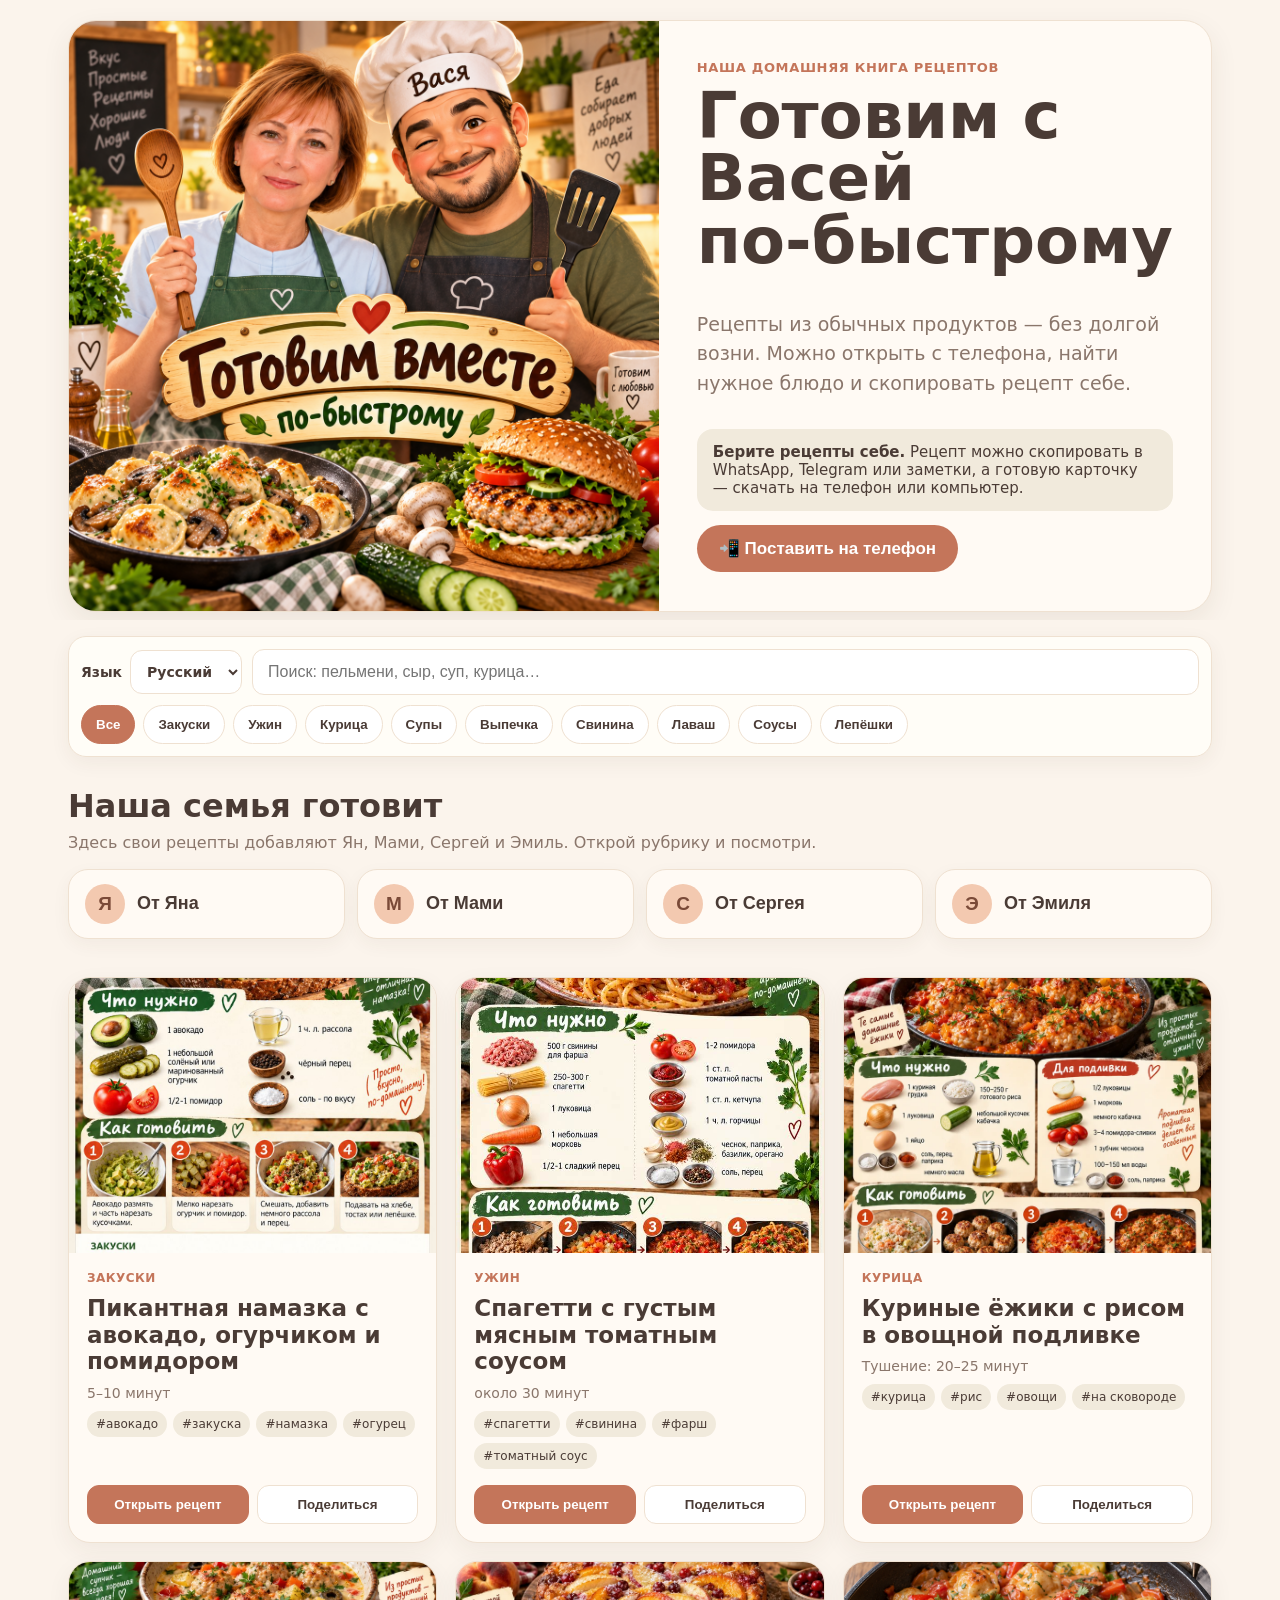
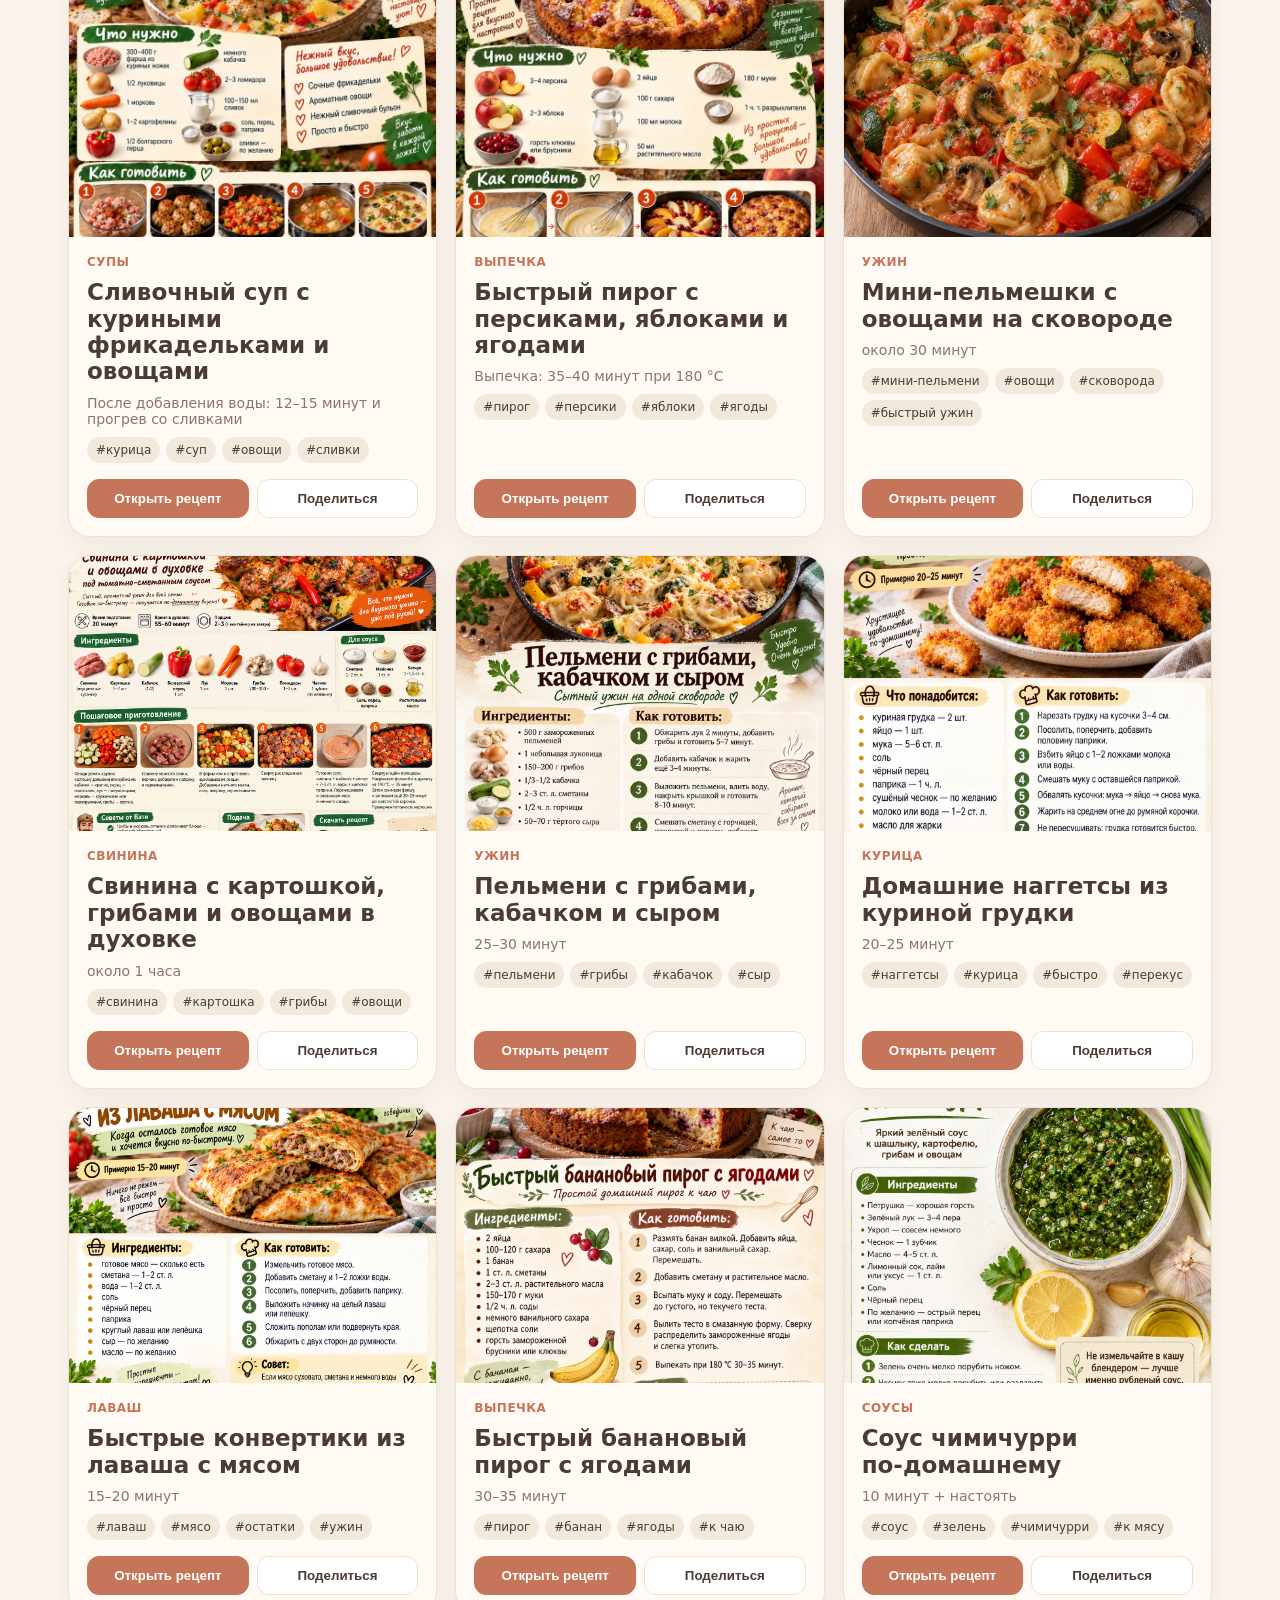
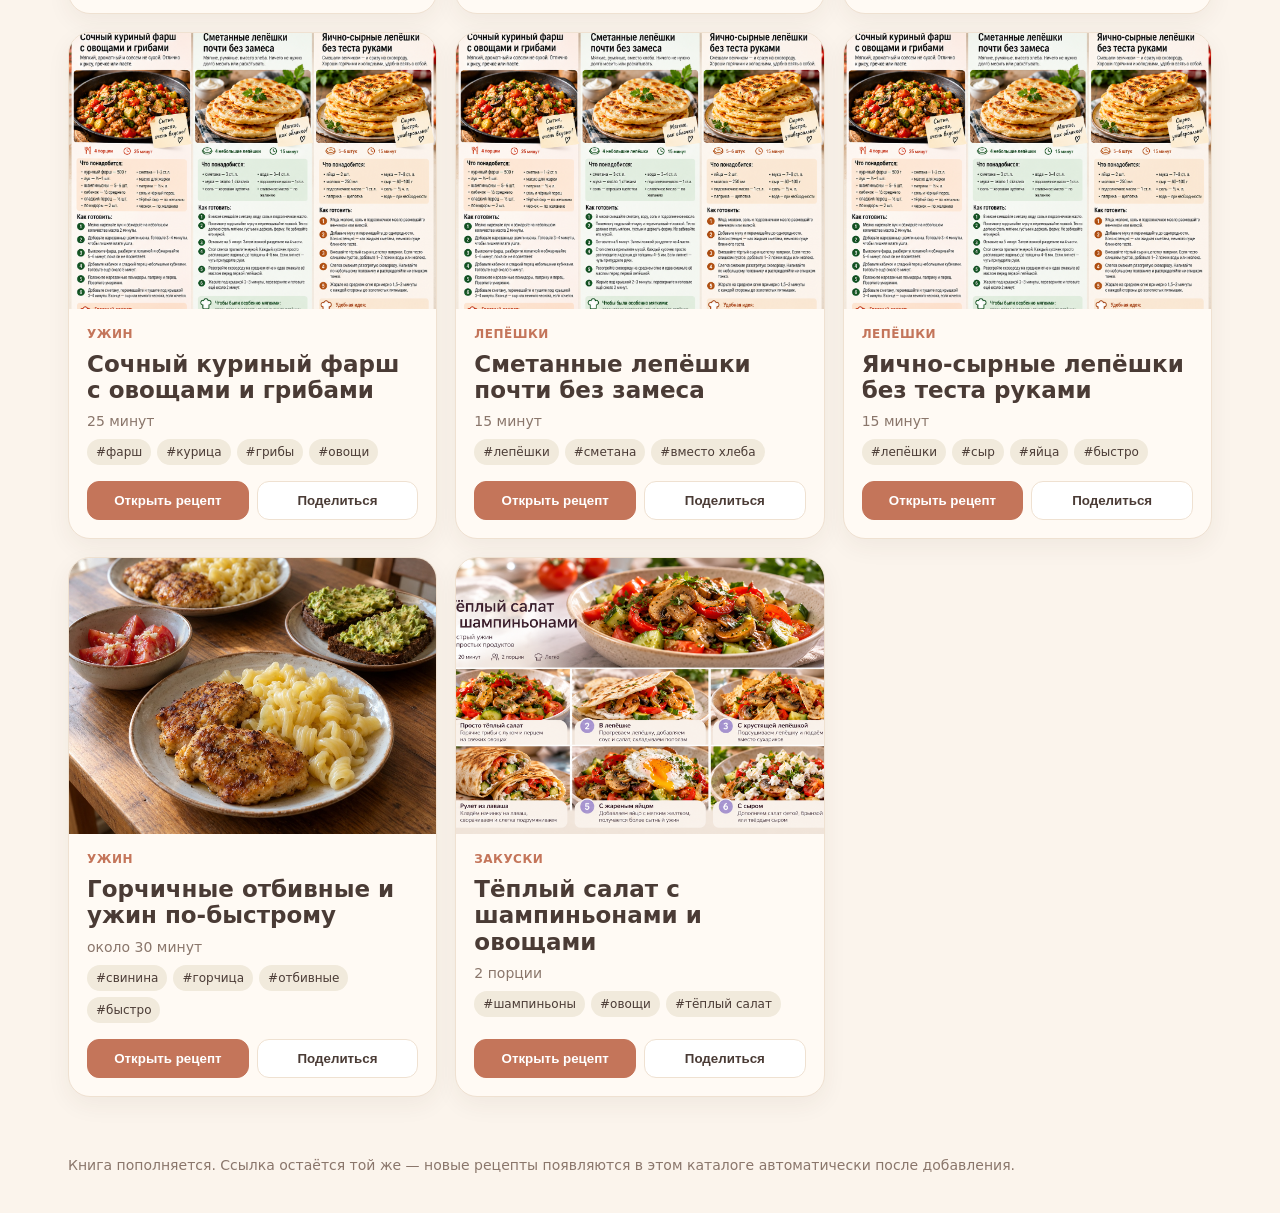
<file: index.html>
<!doctype html>
<html lang="ru">
<head>
<meta charset="utf-8">

<meta name="viewport" content="width=device-width,initial-scale=1">
<title>Готовим с Васей по‑быстрому</title>
<meta name="description" content="Простые домашние рецепты Люды и Васи: быстро, понятно и из обычных продуктов.">
<link rel="manifest" href="manifest.webmanifest">
<meta name="theme-color" content="#f3c9b0">
<meta name="mobile-web-app-capable" content="yes">
<meta name="apple-mobile-web-app-capable" content="yes">
<meta name="apple-mobile-web-app-title" content="Готовим с Васей">
<link rel="apple-touch-icon" href="icons/apple-touch-icon.png">
<link rel="icon" type="image/png" href="icons/icon-192.png">
<link rel="stylesheet" href="extras.css?v=8">
<link rel="stylesheet" href="rubrics.css?v=5">
<style>
:root{--bg:#fbf4ec;--card:#fffaf4;--ink:#4a3b35;--muted:#8a766b;--green:#c4755a;--gold:#f0d08a;--line:#efe1d1}
*{box-sizing:border-box} body{margin:0;font-family:system-ui,-apple-system,Segoe UI,Roboto,Arial,sans-serif;background:var(--bg);color:var(--ink)}
.hero{max-width:1180px;margin:0 auto;padding:20px 18px 8px}
.heroCard{background:var(--card);border:1px solid var(--line);border-radius:28px;overflow:hidden;box-shadow:0 10px 28px rgba(70,50,30,.08)}
.heroGrid{display:grid;grid-template-columns:1.05fr .95fr;align-items:stretch}
.heroImg{width:100%;height:100%;min-height:390px;object-fit:cover}
.heroText{padding:38px;display:flex;flex-direction:column;justify-content:center}
.kicker{font-weight:800;color:var(--green);letter-spacing:.05em;text-transform:uppercase;font-size:13px}
h1{font-size:clamp(34px,5vw,64px);line-height:.98;margin:10px 0 18px}
.heroText p{font-size:19px;line-height:1.55;color:var(--muted);max-width:650px}
.note{background:#f1eadc;border-radius:16px;padding:14px 16px;margin-top:12px;font-size:15px}
.toolbar{max-width:1180px;margin:0 auto;padding:16px 18px;position:sticky;top:0;z-index:5;background:linear-gradient(var(--bg) 80%,rgba(247,241,229,0))}
.controls{background:rgba(255,253,248,.96);border:1px solid var(--line);border-radius:18px;padding:12px;display:flex;gap:10px;flex-wrap:wrap;box-shadow:0 6px 20px rgba(70,50,30,.06)}
input{flex:1;min-width:220px;padding:13px 15px;border:1px solid var(--line);border-radius:12px;font-size:16px;background:#fff}
button,.chip{border:1px solid var(--line);background:#fff;padding:11px 14px;border-radius:999px;cursor:pointer;font-weight:700;color:var(--ink)}
.chip.active{background:var(--green);color:#fff;border-color:var(--green)}
main{max-width:1180px;margin:0 auto;padding:0 18px 60px}
.grid{display:grid;grid-template-columns:repeat(3,1fr);gap:18px}
.card{background:var(--card);border:1px solid var(--line);border-radius:22px;overflow:hidden;box-shadow:0 8px 24px rgba(70,50,30,.06);display:flex;flex-direction:column}
.card img{width:100%;aspect-ratio:4/3;object-fit:cover}
.cardBody{padding:18px;display:flex;flex-direction:column;gap:10px;flex:1}
.badge{font-size:12px;font-weight:800;color:var(--green);text-transform:uppercase;letter-spacing:.04em}
.card h2{font-size:23px;line-height:1.15;margin:0}.meta{color:var(--muted);font-size:14px}
.tags{display:flex;gap:6px;flex-wrap:wrap}.tag{font-size:12px;background:#f1eadc;border-radius:999px;padding:6px 9px}
.actions{display:flex;gap:8px;margin-top:auto;padding-top:6px}
.actions button{border-radius:12px;flex:1}.primary{background:var(--green);color:#fff;border-color:var(--green)}
.modal{position:fixed;inset:0;background:rgba(34,26,20,.58);display:none;align-items:center;justify-content:center;padding:18px;z-index:20}
.modal.open{display:flex}.modalBox{background:var(--card);max-width:820px;width:100%;max-height:92vh;overflow:auto;border-radius:24px;border:1px solid var(--line)}
.modalImg{width:100%;max-height:360px;object-fit:cover}.modalBody{padding:22px 24px 28px}
.close{float:right}.cols{display:grid;grid-template-columns:.9fr 1.1fr;gap:24px}.cols h3{margin-bottom:8px}li{margin:7px 0;line-height:1.45}
.recipeDesc{font-size:16px;line-height:1.55;color:var(--muted);margin:10px 0 18px}.modalActions{display:grid;grid-template-columns:repeat(3,1fr);gap:10px;margin-top:16px}.copyBig,.shareBig,.downloadBig{width:100%;margin-top:0;border-radius:14px}.copyBig{background:var(--green);color:#fff;border-color:var(--green)}.shareBig{background:#fff;color:var(--ink);border-color:var(--green)}.downloadBig{background:#fff7e8;color:var(--ink);border-color:var(--gold)}
.footer{max-width:1180px;margin:0 auto;padding:0 18px 40px;color:var(--muted);font-size:14px}
.empty{padding:40px;text-align:center;color:var(--muted);grid-column:1/-1}
@media(max-width:900px){.heroGrid{grid-template-columns:1fr}.heroImg{min-height:0;max-height:520px}.grid{grid-template-columns:repeat(2,1fr)}.cols{grid-template-columns:1fr}}
@media(max-width:600px){.modalActions{grid-template-columns:1fr}.hero{padding:10px 10px 0}.heroText{padding:24px}.heroText p{font-size:17px}.toolbar,main{padding-left:10px;padding-right:10px}.grid{grid-template-columns:1fr}.card h2{font-size:22px}.modal{padding:8px}.modalBody{padding:18px}}

.languageControl{display:flex;align-items:center;gap:8px;font-size:14px;font-weight:700}.languageControl select{border:1px solid var(--line);border-radius:12px;background:#fff;padding:12px;color:var(--ink);font:inherit}#translationNotice:empty{display:none}.modalActions{grid-template-columns:repeat(2,minmax(0,1fr))}@media(max-width:600px){.languageControl{width:100%;justify-content:flex-end}input{min-width:0;width:100%}.modalActions{grid-template-columns:1fr}.actions button{min-width:0}.controls{overflow-wrap:anywhere}}
.servingChoices{display:flex;flex-wrap:wrap;gap:8px}.servingChoices button{min-height:44px;text-align:left;white-space:normal}.servingDescription{line-height:1.55}.servingBlock{margin:18px 0}.servingBlock[hidden]{display:none}</style>
</head>
<body>
<section class="hero"><div class="heroCard"><div class="heroGrid">
<img class="heroImg" src="assets/cover.png" alt="Готовим вместе по-быстрому">
<div class="heroText"><div class="kicker">Наша домашняя книга рецептов</div>
<h1>Готовим с Васей по‑быстрому</h1>
<p>Рецепты из обычных продуктов — без долгой возни. Можно открыть с телефона, найти нужное блюдо и скопировать рецепт себе.</p>
<div class="note"><b>Берите рецепты себе.</b> Рецепт можно скопировать в WhatsApp, Telegram или заметки, а готовую карточку — скачать на телефон или компьютер.</div>
</div></div></div></section>

<div class="toolbar"><div class="controls">
<label class="languageControl"><span id="languageLabel">Язык</span><select id="languageSelect"><option value="ru" lang="ru">Русский</option><option value="en" lang="en">English</option><option value="fr" lang="fr">Français</option></select></label>
<input id="search" placeholder="Найти: пельмени, фарш, соус, лаваш…">
<div id="chips" style="display:flex;gap:8px;flex-wrap:wrap"></div>
</div></div>

<main><div id="grid" class="grid"></div></main>
<div class="footer">Книга пополняется. Ссылка остаётся той же — новые рецепты появляются в этом каталоге автоматически после добавления.</div>

<div id="modal" class="modal"><div class="modalBox">
<img id="mImg" class="modalImg" alt="">
<div class="modalBody"><button class="close" id="closeBtn">Закрыть</button>
<div class="badge" id="mCat"></div><h2 id="mTitle"></h2><div class="meta" id="mTime"></div><p class="recipeDesc" id="mDesc"></p>
<div class="cols"><div><h3 id="ingredientsTitle">Что понадобится</h3><ul id="mIng"></ul></div><div><h3 id="stepsTitle">Как готовить</h3><ol id="mSteps"></ol></div></div>
<section id="mServing" class="servingBlock" hidden aria-labelledby="servingTitle"><h3 id="servingTitle"></h3><div id="servingChoices" class="servingChoices" role="group" aria-labelledby="servingTitle"></div><p id="servingDescription" class="servingDescription" aria-live="polite"></p></section>
<p id="translationNotice" role="status"></p><div class="note" id="mTip"></div><div class="modalActions"><button class="copyBig" id="copyBtn">Скопировать рецепт</button><button class="shareBig" id="shareBtn">Поделиться</button><button class="downloadBig" id="downloadBtn">Скачать рецепт (.txt)</button><button class="downloadBig" id="originalBtn" style="display:none">Карточка на русском</button></div>
</div></div></div>

<script src="app.js?v=20261018-1"></script>
<script src="extras.js?v=4"></script>
<script src="rubrics.js?v=6"></script>
</body></html>
</file>
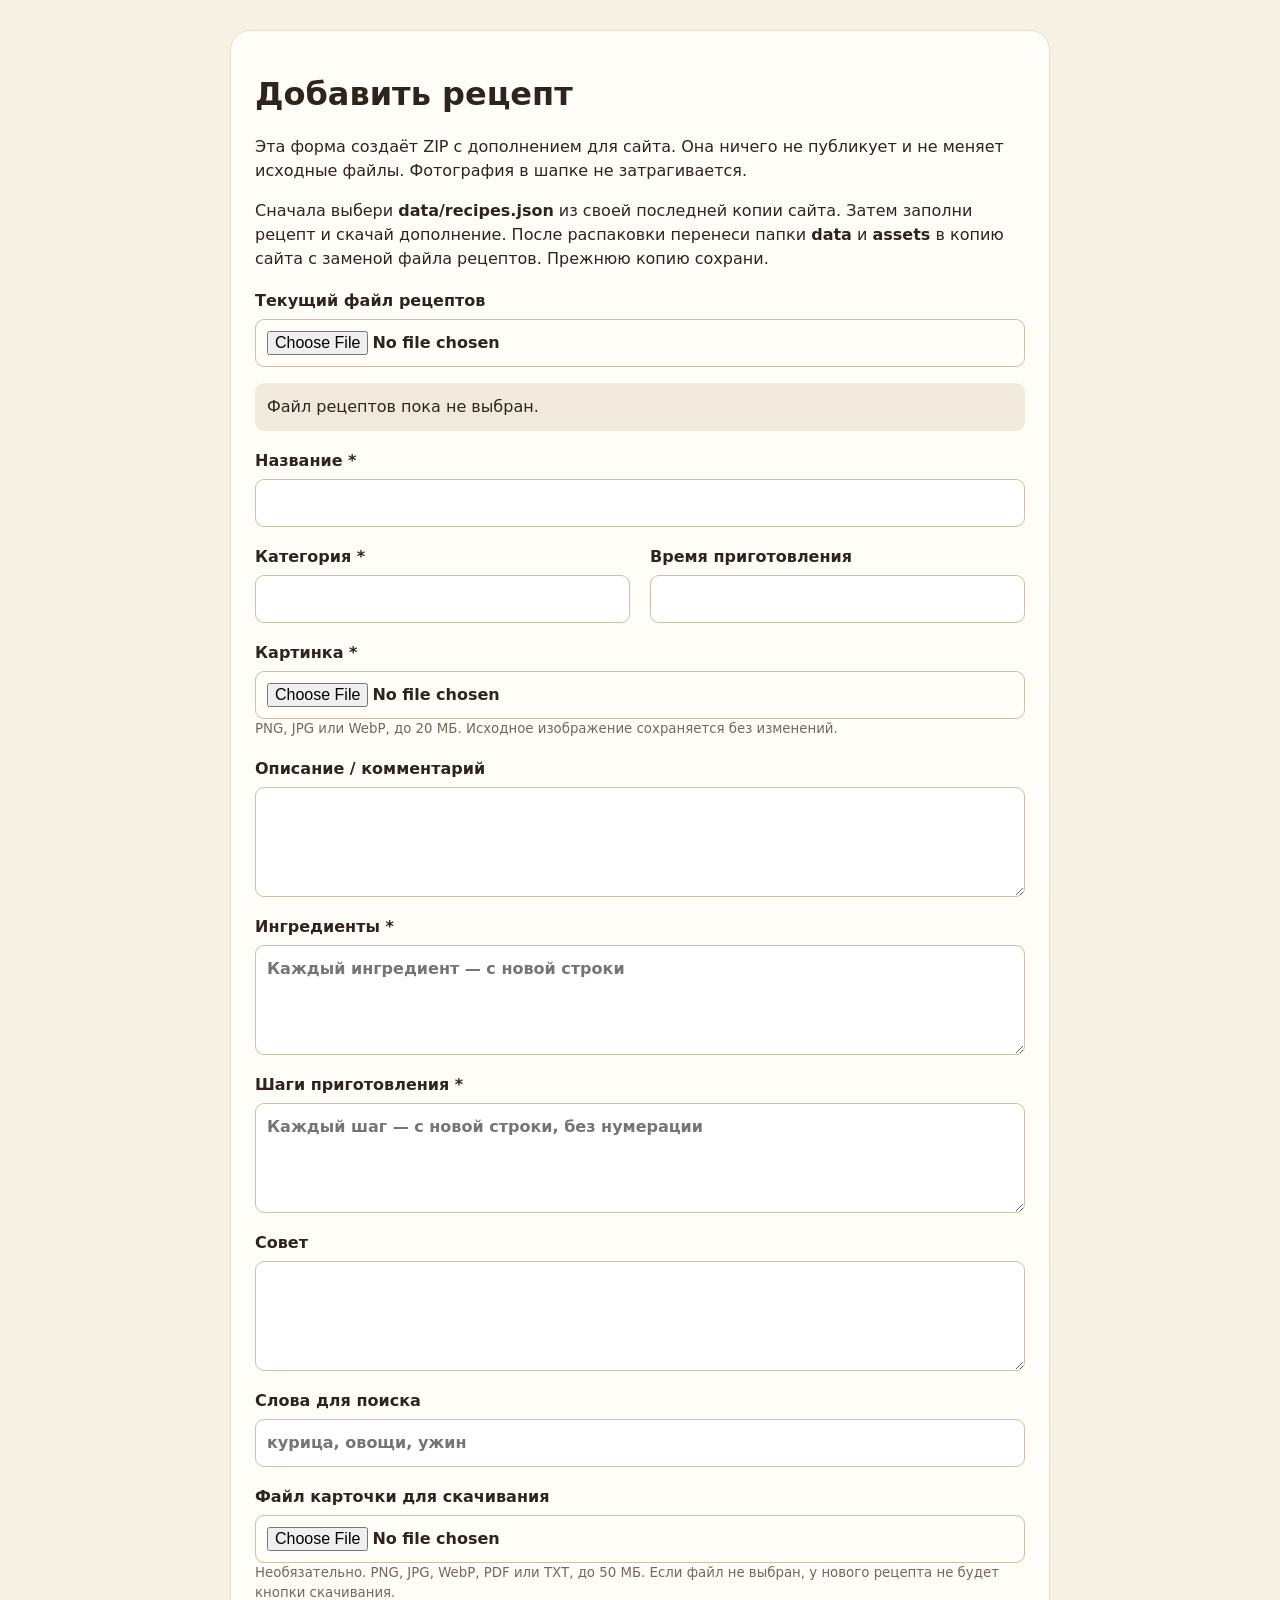
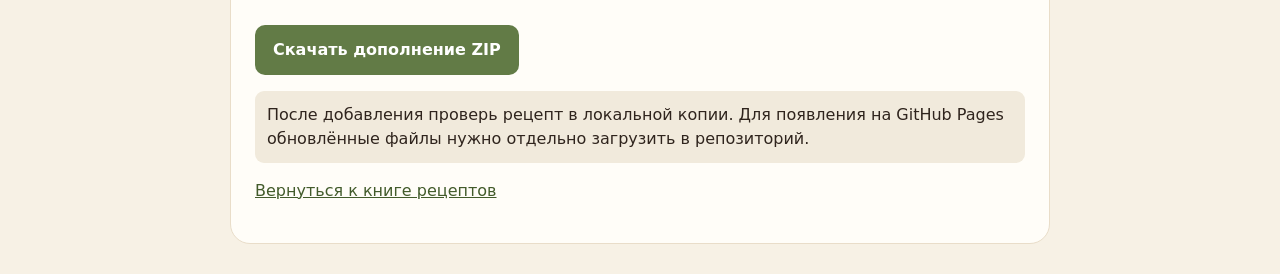
<file: tools/recipe-editor.html>
<!doctype html>
<html lang="ru"><meta charset="utf-8"><meta name="viewport" content="width=device-width,initial-scale=1">
<title>Добавить рецепт — Готовим с Васей</title>
<style>
*{box-sizing:border-box}body{margin:0;background:#f7f1e5;color:#2f241d;font:16px/1.5 system-ui,sans-serif}main{max-width:820px;margin:30px auto;padding:24px;background:#fffdf8;border:1px solid #e9ddc9;border-radius:20px}h1{line-height:1.15}label{display:block;font-weight:650;margin-top:18px}input,textarea{display:block;width:100%;padding:11px;margin-top:6px;font:inherit;border:1px solid #cdbfa8;border-radius:9px}textarea{min-height:110px}button{padding:13px 18px;border:0;border-radius:10px;background:#627b46;color:white;font:inherit;font-weight:700;cursor:pointer;margin-top:22px}small{font-weight:400;display:block;color:#75675d}.status{padding:12px;background:#f1eadc;border-radius:9px;overflow-wrap:anywhere}.row{display:grid;grid-template-columns:1fr 1fr;gap:20px}@media(max-width:600px){main{margin:10px;padding:18px}.row{grid-template-columns:1fr;gap:0}}a{color:#425b2b}
</style>
<main><h1>Добавить рецепт</h1>
<p>Эта форма создаёт ZIP с дополнением для сайта. Она ничего не публикует и не меняет исходные файлы. Фотография в шапке не затрагивается.</p>
<p>Сначала выбери <b>data/recipes.json</b> из своей последней копии сайта. Затем заполни рецепт и скачай дополнение. После распаковки перенеси папки <b>data</b> и <b>assets</b> в копию сайта с заменой файла рецептов. Прежнюю копию сохрани.</p>
<label>Текущий файл рецептов<input id="catalog" type="file" accept=".json,application/json" required></label>
<p id="status" class="status" role="status">Файл рецептов пока не выбран.</p>
<form id="form">
<label>Название *<input id="title" required maxlength="200"></label>
<div class="row"><label>Категория *<input id="category" list="categories" required maxlength="100"><datalist id="categories"></datalist></label><label>Время приготовления<input id="time" maxlength="200"></label></div>
<label>Картинка *<input id="image" type="file" accept="image/png,image/jpeg,image/webp" required><small>PNG, JPG или WebP, до 20 МБ. Исходное изображение сохраняется без изменений.</small></label>
<label>Описание / комментарий<textarea id="description"></textarea></label>
<label>Ингредиенты *<textarea id="ingredients" required placeholder="Каждый ингредиент — с новой строки"></textarea></label>
<label>Шаги приготовления *<textarea id="steps" required placeholder="Каждый шаг — с новой строки, без нумерации"></textarea></label>
<label>Совет<textarea id="tip"></textarea></label>
<label>Слова для поиска<input id="tags" placeholder="курица, овощи, ужин"></label>
<label>Файл карточки для скачивания<input id="download" type="file" accept=".png,.jpg,.jpeg,.webp,.pdf,.txt"><small>Необязательно. PNG, JPG, WebP, PDF или TXT, до 50 МБ. Если файл не выбран, у нового рецепта не будет кнопки скачивания.</small></label>
<button id="export" type="submit">Скачать дополнение ZIP</button>
</form>
<p id="result" class="status" role="status">После добавления проверь рецепт в локальной копии. Для появления на GitHub Pages обновлённые файлы нужно отдельно загрузить в репозиторий.</p>
<p><a href="../index.html">Вернуться к книге рецептов</a></p></main>
<script>
'use strict';
const $=id=>document.getElementById(id);let catalog=null,pendingAssets=[];
const lines=id=>$(id).value.split(/\r?\n/).map(s=>s.trim()).filter(Boolean);
function validateCatalog(data){
 if(!Array.isArray(data)||data.some(r=>!r||typeof r.id!=='string'||typeof r.title!=='string'||!Array.isArray(r.ingredients)||!Array.isArray(r.steps)))throw Error('Это не файл рецептов данного сайта.');
 if(new Set(data.map(r=>r.id)).size!==data.length)throw Error('В файле есть повторяющиеся идентификаторы.');
 return data;
}
$('catalog').addEventListener('change',async()=>{
 catalog=null;pendingAssets=[];$('categories').replaceChildren();
 try{const f=$('catalog').files[0];if(!f)throw Error('Выбери data/recipes.json.');if(f.size>5*1024*1024)throw Error('Файл данных слишком большой.');catalog=validateCatalog(JSON.parse(await f.text()));
  $('status').textContent=`Загружено рецептов: ${catalog.length}. Они будут сохранены в дополнении.`;
  for(const name of new Set(catalog.map(r=>r.category).filter(Boolean))){const o=document.createElement('option');o.value=name;$('categories').append(o)}
 }catch(e){$('status').textContent=e.message}
});
// Standard ZIP, method 0 (stored): no network, libraries or image conversion.
const encoder=new TextEncoder();
function crc32(bytes){let c=0xffffffff;for(const b of bytes){c^=b;for(let n=0;n<8;n++)c=(c>>>1)^((c&1)?0xedb88320:0)}return (c^0xffffffff)>>>0}
function header(size){const b=new Uint8Array(size);return {b,v:new DataView(b.buffer)}}
function zip(entries){const parts=[],central=[];let offset=0,centralSize=0;
 for(const [name,data] of entries){const n=encoder.encode(name),crc=crc32(data),h=header(30);h.v.setUint32(0,0x04034b50,true);h.v.setUint16(4,20,true);h.v.setUint16(6,0x800,true);h.v.setUint16(12,33,true);h.v.setUint32(14,crc,true);h.v.setUint32(18,data.length,true);h.v.setUint32(22,data.length,true);h.v.setUint16(26,n.length,true);parts.push(h.b,n,data);
  const c=header(46);c.v.setUint32(0,0x02014b50,true);c.v.setUint16(4,20,true);c.v.setUint16(6,20,true);c.v.setUint16(8,0x800,true);c.v.setUint16(14,33,true);c.v.setUint32(16,crc,true);c.v.setUint32(20,data.length,true);c.v.setUint32(24,data.length,true);c.v.setUint16(28,n.length,true);c.v.setUint32(42,offset,true);central.push(c.b,n);centralSize+=46+n.length;offset+=30+n.length+data.length;
 }
 const e=header(22);e.v.setUint32(0,0x06054b50,true);e.v.setUint16(8,entries.length,true);e.v.setUint16(10,entries.length,true);e.v.setUint32(12,centralSize,true);e.v.setUint32(16,offset,true);return new Blob([...parts,...central,e.b],{type:'application/zip'});
}
function extension(file,allowed,max){const ext=file.name.split('.').pop().toLowerCase();if(!allowed.includes(ext))throw Error('Недопустимый тип файла: '+file.name);if(!file.size||file.size>max*1024*1024)throw Error('Проверь размер файла: '+file.name);return ext}
$('form').addEventListener('submit',async e=>{e.preventDefault();$('export').disabled=true;
 try{
  if(!catalog)throw Error('Сначала выбери текущий data/recipes.json.');
  const ingredients=lines('ingredients'),steps=lines('steps');if(!ingredients.length||!steps.length||!$('title').value.trim()||!$('category').value.trim())throw Error('Заполни название, категорию, ингредиенты и шаги.');
  const img=$('image').files[0];if(!img)throw Error('Выбери картинку.');
  const id='recipe-'+Date.now().toString(36)+'-'+crypto.getRandomValues(new Uint32Array(1))[0].toString(36);
  const imagePath='assets/recipes/'+id+'.'+extension(img,['png','jpg','jpeg','webp'],20);
  const r={id,title:$('title').value.trim(),category:$('category').value.trim(),time:$('time').value.trim(),image:imagePath,description:$('description').value.trim(),tags:$('tags').value.split(',').map(s=>s.trim()).filter(Boolean),ingredients,steps,tip:$('tip').value.trim()};
  const entries=[[imagePath,new Uint8Array(await img.arrayBuffer())]];
  const card=$('download').files[0];if(card){r.download='assets/cards/'+id+'.'+extension(card,['png','jpg','jpeg','webp','pdf','txt'],50);r.downloadName=card.name;entries.push([r.download,new Uint8Array(await card.arrayBuffer())])}
  const updated=[r,...catalog],allAssets=[...pendingAssets,...entries];
  const blob=zip([['data/recipes.json',encoder.encode(JSON.stringify(updated,null,2)+'\n')],...allAssets]),url=URL.createObjectURL(blob),a=document.createElement('a');a.href=url;a.download=id+'-update.zip';document.body.append(a);a.click();a.remove();setTimeout(()=>URL.revokeObjectURL(url),60000);
  catalog=updated;pendingAssets=allAssets;$('status').textContent=`В текущем наборе теперь ${catalog.length} рецептов. Можно добавить следующий: последний ZIP будет включать все рецепты и новые картинки, добавленные за этот сеанс.`;
  $('result').textContent='Дополнение подготовлено. Распакуй ZIP и перенеси data и assets в копию сайта. Старый data/recipes.json сначала сохрани. Ничего не опубликовано.';
  $('form').reset();
 }catch(err){$('result').textContent=err.message}finally{$('export').disabled=false}
});
</script></html>
</file>
<file: extras.css>
/* Надстройка над базовым сайтом: бегунки, кнопка установки, мягкие тона */
.kicker,.badge{color:#b0644a}
.card,.heroCard,.modalBox,.controls{box-shadow:0 8px 24px rgba(120,80,50,.07)}
.tag,.note{background:#f6e9da}

.sliderBox{background:var(--card);border:1px solid var(--line);border-radius:18px;padding:12px 16px 8px;flex:1 1 100%}
.sliderBox label{display:flex;justify-content:space-between;gap:12px;font-weight:700;font-size:15px}
.sliderBox label em{font-style:normal;color:#b0644a;text-align:right}
.sliderBox input[type=range]{width:100%;min-width:0;padding:0;height:36px;border:0;background:none;accent-color:#c4755a;cursor:pointer}
.sliderHint{margin:0 0 6px;color:var(--muted);font-size:13px}

.scaleBox{margin:16px 0 8px}

/* Панель поиска не должна занимать экран: прилипает только на высоких широких экранах */
.toolbar{position:static!important}
@media(max-width:600px){
  .sliderBox{padding:10px 14px 4px}
  .sliderHint{font-size:12px}
  .controls{gap:8px}

  /* компактная шапка: рецепты должны быть видны сразу */
  .hero{padding:8px 10px 0}
  .heroImg{max-height:140px!important;min-height:0!important}
  .heroText{padding:14px 18px 16px}
  .heroText h1{font-size:28px;margin:4px 0 6px}
  .heroText p,.heroText .note{display:none}
  .toolbar{padding-top:8px;padding-bottom:8px}
  #chips{flex-wrap:nowrap!important;overflow-x:auto;width:100%;padding-bottom:4px;-webkit-overflow-scrolling:touch}
  #chips .chip{flex:none;white-space:nowrap}
  .languageControl{width:auto!important;flex:none!important}
  .languageControl span{display:none}
  .controls input{flex:1 1 140px!important;min-width:0!important;width:auto!important}
  #ingFilter{display:none}
  .controls.openFilter #ingFilter{display:block}
  .installBtn{margin-top:8px;padding:10px 18px;font-size:15px}
}
.filterToggle{display:none;width:100%;border:1px solid var(--line);background:#fff;border-radius:14px;padding:10px 14px;font-size:15px;font-weight:700;color:var(--ink);cursor:pointer;text-align:left}
@media(max-width:600px){.filterToggle{display:block}}

/* когда приложение открыто с иконки: сразу к рецептам, без большой обложки */
@media (display-mode: standalone){
  .heroImg,.heroText p,.heroText .note{display:none!important}
  .heroGrid{grid-template-columns:1fr!important}
  .heroText{padding:16px 18px}
  .heroText h1{font-size:28px;margin:4px 0 0}
}

.installBtn{margin-top:14px;align-self:flex-start;background:#c4755a;color:#fff;border:0;border-radius:999px;padding:13px 22px;font-size:17px;font-weight:700;cursor:pointer}
.installBtn:hover{background:#b0644a}
.installHelp{margin-top:10px;background:#fff;border:1px solid var(--line);border-radius:14px;padding:12px 14px;font-size:15px;line-height:1.5;display:none}
.installHelp.open{display:block}

/* кнопка "К рецептам": сверху полосой, которая не уезжает при прокрутке, и ещё раз внизу */
.modalBox{position:relative}
.backBar{position:sticky;top:0;z-index:5;background:var(--card);padding:10px 14px;border-bottom:1px solid var(--line)}
.backBtn{display:block;width:100%;border:0;border-radius:999px;background:#c4755a;color:#fff;font-size:18px;font-weight:700;padding:13px 18px;cursor:pointer}
.backBtn:hover{background:#b0644a}
.backBottom{margin-top:16px}
.modalBody .close{display:none}
</file>
<file: rubrics.css>
/* Рубрики "Рецепты от них": мягкие тона, без резких контрастов */
.rubrics{max-width:1180px;margin:0 auto;padding:6px 18px 22px}
.rubTitle{font-size:clamp(24px,3.4vw,32px);margin:8px 0 6px}
.rubIntro{color:var(--muted);margin:0 0 14px;line-height:1.5}
.rubTiles{display:grid;grid-template-columns:repeat(auto-fit,minmax(210px,1fr));gap:12px}
.rubTile{display:flex;align-items:center;gap:12px;background:var(--card);border:1px solid var(--line);border-radius:20px;padding:14px 16px;font-size:18px;text-align:left;box-shadow:0 6px 18px rgba(70,50,30,.05);min-height:64px}
.rubTile.active{background:#f8e3d5;border-color:var(--green)}
.rubLetter{flex:none;width:40px;height:40px;border-radius:50%;background:#f3c9b0;color:#7a4a38;display:flex;align-items:center;justify-content:center;font-weight:800;font-size:19px}
.rubBody{margin-top:16px}
.rubHead{display:flex;align-items:center;justify-content:space-between;gap:12px;flex-wrap:wrap;margin-bottom:14px}
.rubHead h3{margin:0;font-size:22px}
.rubAdd{border-radius:14px;min-height:46px}
.rubNote{background:#f1eadc;border-radius:16px;padding:16px;color:var(--muted)}
.rubDel{display:block;width:100%;margin-top:12px;border-radius:14px;background:#fff;color:#8a5a48;border-color:var(--line)}
.rubDel[hidden]{display:none}
#addModal .modalBox{max-width:620px}
#addModal h2{margin:0 0 6px}
#addModal input,#addModal textarea,#addModal select{display:block;width:100%;min-width:0;flex:none;font:inherit;font-size:16px;padding:12px 14px;border:1px solid var(--line);border-radius:12px;background:#fff;color:var(--ink)}
#addModal textarea{resize:vertical;line-height:1.45}
.fLabel{display:block;font-weight:700;margin:16px 0 4px}
.fHint{color:var(--muted);font-size:14px;line-height:1.45;margin:0 0 6px}
.micRow{margin-top:6px}
.micBtn{border-radius:12px;min-height:44px;background:#fff7e8;border-color:var(--gold)}
.fMsg{min-height:24px;margin:14px 0 4px;font-weight:700}
.fMsg.good{color:#6b7a4a}
.fMsg.bad{color:#a2503a}
.fButtons{display:grid;grid-template-columns:2fr 1fr;gap:10px}
.fButtons button{min-height:48px;border-radius:14px}
@media(max-width:600px){.rubrics{padding:4px 10px 18px}.rubTiles{grid-template-columns:1fr}.fButtons{grid-template-columns:1fr}}
.rubDrawing{font-size:13px;color:#8a5a48;background:#f8e3d5;border-radius:999px;padding:5px 10px;align-self:flex-start}
.fCheck{display:flex;align-items:center;gap:10px;margin:18px 0 4px;font-weight:700;cursor:pointer}
#addModal .fCheck input{display:inline-block;width:24px;height:24px;flex:none;padding:0}
.fPhotoBox{margin:6px 0 4px 34px}
.fPhotoPrev{display:block;max-width:220px;max-height:160px;border-radius:12px;margin-top:8px;object-fit:cover}
.fPhotoBox[hidden],.fPhotoPrev[hidden]{display:none}
.rubImgRow{margin-top:14px;border-top:1px solid var(--line);padding-top:6px}
.rubImgRow[hidden]{display:none}
.rubImgRow .row{display:flex;gap:10px;flex-wrap:wrap}
.rubImgRow button{border-radius:14px;min-height:46px;background:#fff7e8;border-color:var(--gold)}
</file>
